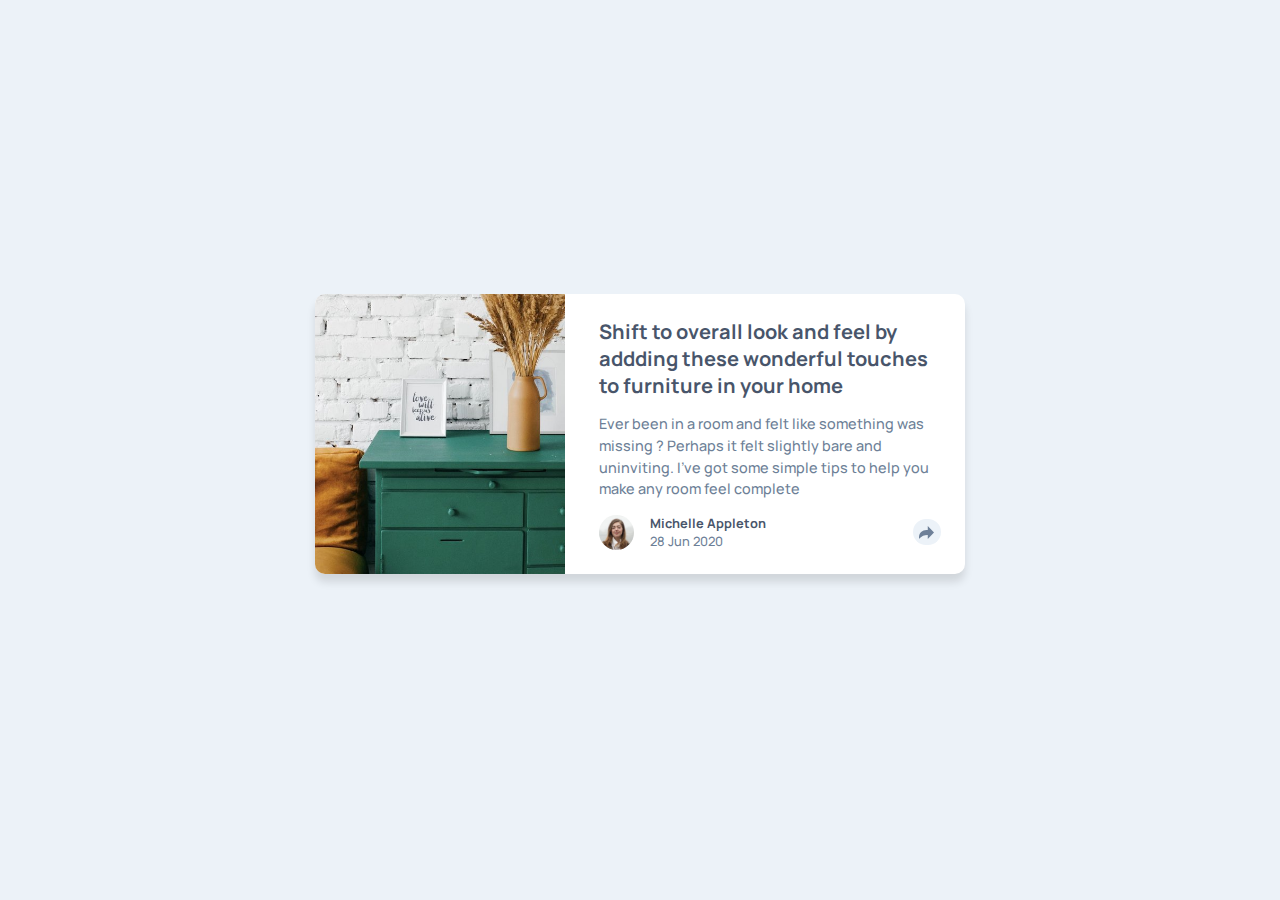
<file: index.html>
<!DOCTYPE html>
<html lang="en">
  <head>
    <meta charset="UTF-8" />
    <meta name="viewport" content="width=device-width, initial-scale=1.0" />
    <link rel="stylesheet" href="style.css" />

    <title>Masih Tahap Take a Peek</title>
  </head>
  <body>
    <div class="card">
      <div class="cover">
        <img src="images/drawers.jpg" />
      </div>

      <div class="desc">
        <h1>Shift to overall look and feel by addding these wonderful touches to furniture in your home</h1>

        <p>Ever been in a room and felt like something was missing ? Perhaps it felt slightly bare and uninviting. I've got some simple tips to help you make any room feel complete</p>

        <div class="profile">
          <img class="image-profile" src="images/avatar-michelle.jpg" />
          <h2>Michelle Appleton <span>28 Jun 2020</span></h2>
          <button id="share-btn"><img src="images/icon-share.svg" /></button>
        </div>
      </div>
      <div id="active" class="share active-state">
        <p>Share</p>
        <div class="icons">
          <img src="images/icon-facebook.svg" />
          <img src="images/icon-twitter.svg" />
          <img src="images/icon-pinterest.svg" />
        </div>
        <button id="share-btn-2"><img src="images/icon-share.svg" /></button>
        <div class="triangle"></div>
      </div>
    </div>
    <script src="article.js"></script>
  </body>
</html>
</file>
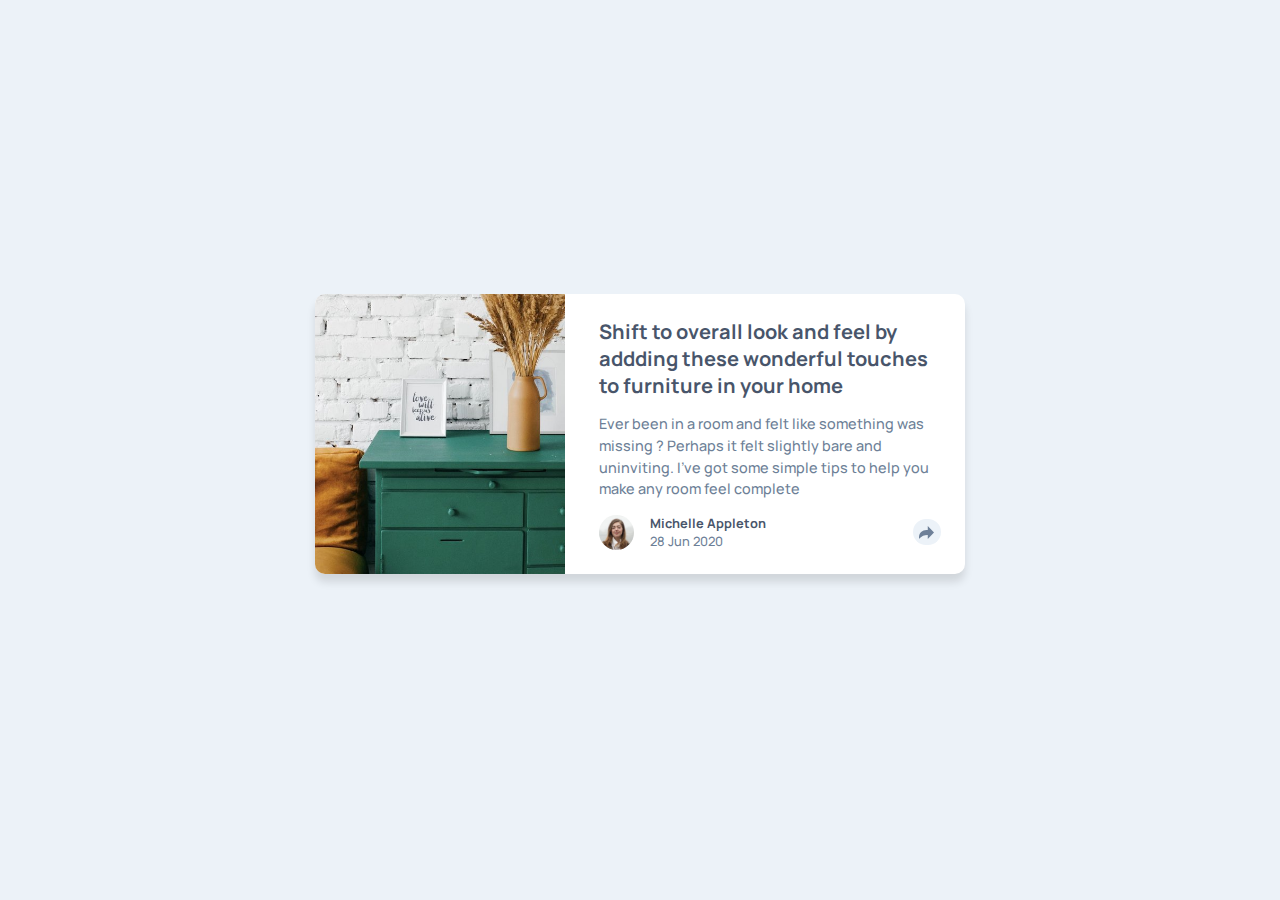
<file: article.html>
<!DOCTYPE html>
<html lang="en">
  <head>
    <meta charset="UTF-8" />
    <meta name="viewport" content="width=device-width, initial-scale=1.0" />
    <link rel="stylesheet" href="article.css" />

    <title>Masih Tahap Take a Peek</title>
  </head>
  <body>
    <div class="card">
      <div class="cover">
        <img src="images/drawers.jpg" />
      </div>

      <div class="desc">
        <h1>Shift to overall look and feel by addding these wonderful touches to furniture in your home</h1>

        <p>Ever been in a room and felt like something was missing ? Perhaps it felt slightly bare and uninviting. I've got some simple tips to help you make any room feel complete</p>

        <div class="profile">
          <img class="image-profile" src="images/avatar-michelle.jpg" />
          <h2>Michelle Appleton <span>28 Jun 2020</span></h2>
          <button id="share-btn"><img src="images/icon-share.svg" /></button>
        </div>
      </div>
      <div id="active" class="share active-state">
        <p>Share</p>
        <div class="icons">
          <img src="images/icon-facebook.svg" />
          <img src="images/icon-twitter.svg" />
          <img src="images/icon-pinterest.svg" />
        </div>
        <button id="share-btn-2"><img src="images/icon-share.svg" /></button>
        <div class="triangle"></div>
      </div>
    </div>
    <script src="article.js"></script>
  </body>
</html>
</file>
<file: style.css>
@import url('https://fonts.googleapis.com/css2?family=Manrope:wght@200..800&display=swap');

* {
  margin: 0;
  padding: 0;
  font-family: 'Manrope', sans-serif;
  box-sizing: border-box;
}

html {
  min-width: 375px;
  max-width: 1440px;
  margin: auto;
}

body {
  width: 90%;
  margin: auto;
  min-height: 100vh;
  display: flex;
  flex-direction: column;
  justify-content: center;
  align-items: center;
  background-color: hsl(210, 46%, 95%);
}

.card {
  margin-top: 3em;
  background-color: rgb(255, 255, 255);
  border-radius: 10px;
  box-shadow: 0em 0.5em 0.5em rgba(0, 0, 0, 0.118);
  position: relative;
  width: 340px;
  margin-bottom: 2em;
}

.cover img {
  width: 100%;
  border-radius: 10px 10px 0 0;
}

.desc {
  padding: 2em 2em 1em 2em;
}

h1 {
  font-size: 1.05em;
  font-weight: 700;
  color: hsl(217, 19%, 35%);
}

p {
  font-size: 0.9em;
  font-weight: 500;
  line-height: 1.5em;
  padding: 1em 0;
  color: hsl(214, 17%, 51%);
}

.profile {
  display: flex;
  flex-direction: row;
  justify-content: start;
  align-items: center;
  margin-top: 1em;
}

.image-profile {
  width: 35px;
  border-radius: 50px;
  margin-right: 1em;
}

h2 {
  display: flex;
  flex-direction: column;
  justify-content: center;
  align-items: flex-start;
  font-size: 0.8em;
  font-weight: 700;
  color: hsl(217, 19%, 35%);
  flex: 1;
}

span {
  color: hsl(214, 17%, 51%);
  font-weight: 500;
}

button {
  padding: 0.5em;
  border-radius: 50px;
  background-color: hsl(210, 46%, 95%);
  display: flex;
  justify-content: center;
  align-items: center;
  flex-direction: row;
  border: none;
  object-fit: contain;
  cursor: pointer;
}

/* active state */

.share {
  background-color: hsl(217, 19%, 35%);
  display: flex;
  flex-direction: row;
  align-items: center;
  justify-content: start;
  padding: 1.2em 2em;
  border-radius: 0 0 10px 10px;
  position: absolute;
  width: 340px;
  bottom: 0;
}

.share p {
  letter-spacing: 0.4em;
  color: hsla(210, 46%, 95%, 0.529);
  text-transform: uppercase;
  margin-right: 1em;
  padding: 0;
}

.icons {
  display: flex;
  flex-direction: row;
  justify-content: center;
  align-items: center;
  gap: 1em;
  flex: 1;
}

.active-state {
  display: none;
}

@media screen and (min-width: 992px) {
  .card {
    display: grid;
    grid-template-columns: 40% 60%;
    width: 650px;
    height: 280px;
    margin-top: 0;
  }

  .cover img {
    display: flex;
    width: 250px;
    height: 280px;
    border-radius: 10px 0 0 10px;
    object-fit: cover;
    object-position: left;
  }

  .desc {
    padding: 1.5em;
  }

  h1 {
    font-size: 1.25em;
  }

  .profile {
    margin-top: 0;
  }

  .share {
    bottom: 5.5em;
    right: -5em;
    width: min-content;
    border-radius: 10px;
  }

  #share-btn-2 {
    display: none;
  }

  .triangle {
    display: flex;
    width: 0;
    height: 0;
    border-left: 18px solid transparent;
    border-right: 18px solid transparent;
    border-top: 20px solid hsl(217, 19%, 35%);
    /* border-top: 20px solid pink; */
    position: absolute;
    top: 3.7em;
    left: 6.8em;
  }
}
</file>
<file: article.css>
@import url('https://fonts.googleapis.com/css2?family=Manrope:wght@200..800&display=swap');

* {
  margin: 0;
  padding: 0;
  font-family: 'Manrope', sans-serif;
  box-sizing: border-box;
}

html {
  min-width: 375px;
  max-width: 1440px;
  margin: auto;
}

body {
  width: 90%;
  margin: auto;
  min-height: 100vh;
  display: flex;
  flex-direction: column;
  justify-content: center;
  align-items: center;
  background-color: hsl(210, 46%, 95%);
}

.card {
  margin-top: 3em;
  background-color: rgb(255, 255, 255);
  border-radius: 10px;
  box-shadow: 0em 0.5em 0.5em rgba(0, 0, 0, 0.118);
  position: relative;
  width: 340px;
  margin-bottom: 2em;
}

.cover img {
  width: 100%;
  border-radius: 10px 10px 0 0;
}

.desc {
  padding: 2em 2em 1em 2em;
}

h1 {
  font-size: 1.05em;
  font-weight: 700;
  color: hsl(217, 19%, 35%);
}

p {
  font-size: 0.9em;
  font-weight: 500;
  line-height: 1.5em;
  padding: 1em 0;
  color: hsl(214, 17%, 51%);
}

.profile {
  display: flex;
  flex-direction: row;
  justify-content: start;
  align-items: center;
  margin-top: 1em;
}

.image-profile {
  width: 35px;
  border-radius: 50px;
  margin-right: 1em;
}

h2 {
  display: flex;
  flex-direction: column;
  justify-content: center;
  align-items: flex-start;
  font-size: 0.8em;
  font-weight: 700;
  color: hsl(217, 19%, 35%);
  flex: 1;
}

span {
  color: hsl(214, 17%, 51%);
  font-weight: 500;
}

button {
  padding: 0.5em;
  border-radius: 50px;
  background-color: hsl(210, 46%, 95%);
  display: flex;
  justify-content: center;
  align-items: center;
  flex-direction: row;
  border: none;
  object-fit: contain;
  cursor: pointer;
}

/* active state */

.share {
  background-color: hsl(217, 19%, 35%);
  display: flex;
  flex-direction: row;
  align-items: center;
  justify-content: start;
  padding: 1.2em 2em;
  border-radius: 0 0 10px 10px;
  position: absolute;
  width: 340px;
  bottom: 0;
}

.share p {
  letter-spacing: 0.4em;
  color: hsla(210, 46%, 95%, 0.529);
  text-transform: uppercase;
  margin-right: 1em;
  padding: 0;
}

.icons {
  display: flex;
  flex-direction: row;
  justify-content: center;
  align-items: center;
  gap: 1em;
  flex: 1;
}

.active-state {
  display: none;
}

@media screen and (min-width: 992px) {
  .card {
    display: grid;
    grid-template-columns: 40% 60%;
    width: 650px;
    height: 280px;
    margin-top: 0;
  }

  .cover img {
    display: flex;
    width: 250px;
    height: 280px;
    border-radius: 10px 0 0 10px;
    object-fit: cover;
    object-position: left;
  }

  .desc {
    padding: 1.5em;
  }

  h1 {
    font-size: 1.25em;
  }

  .profile {
    margin-top: 0;
  }

  .share {
    bottom: 5.5em;
    right: -5em;
    width: min-content;
    border-radius: 10px;
  }

  #share-btn-2 {
    display: none;
  }

  .triangle {
    display: flex;
    width: 0;
    height: 0;
    border-left: 18px solid transparent;
    border-right: 18px solid transparent;
    border-top: 20px solid hsl(217, 19%, 35%);
    /* border-top: 20px solid pink; */
    position: absolute;
    top: 3.7em;
    left: 6.8em;
  }
}
</file>
